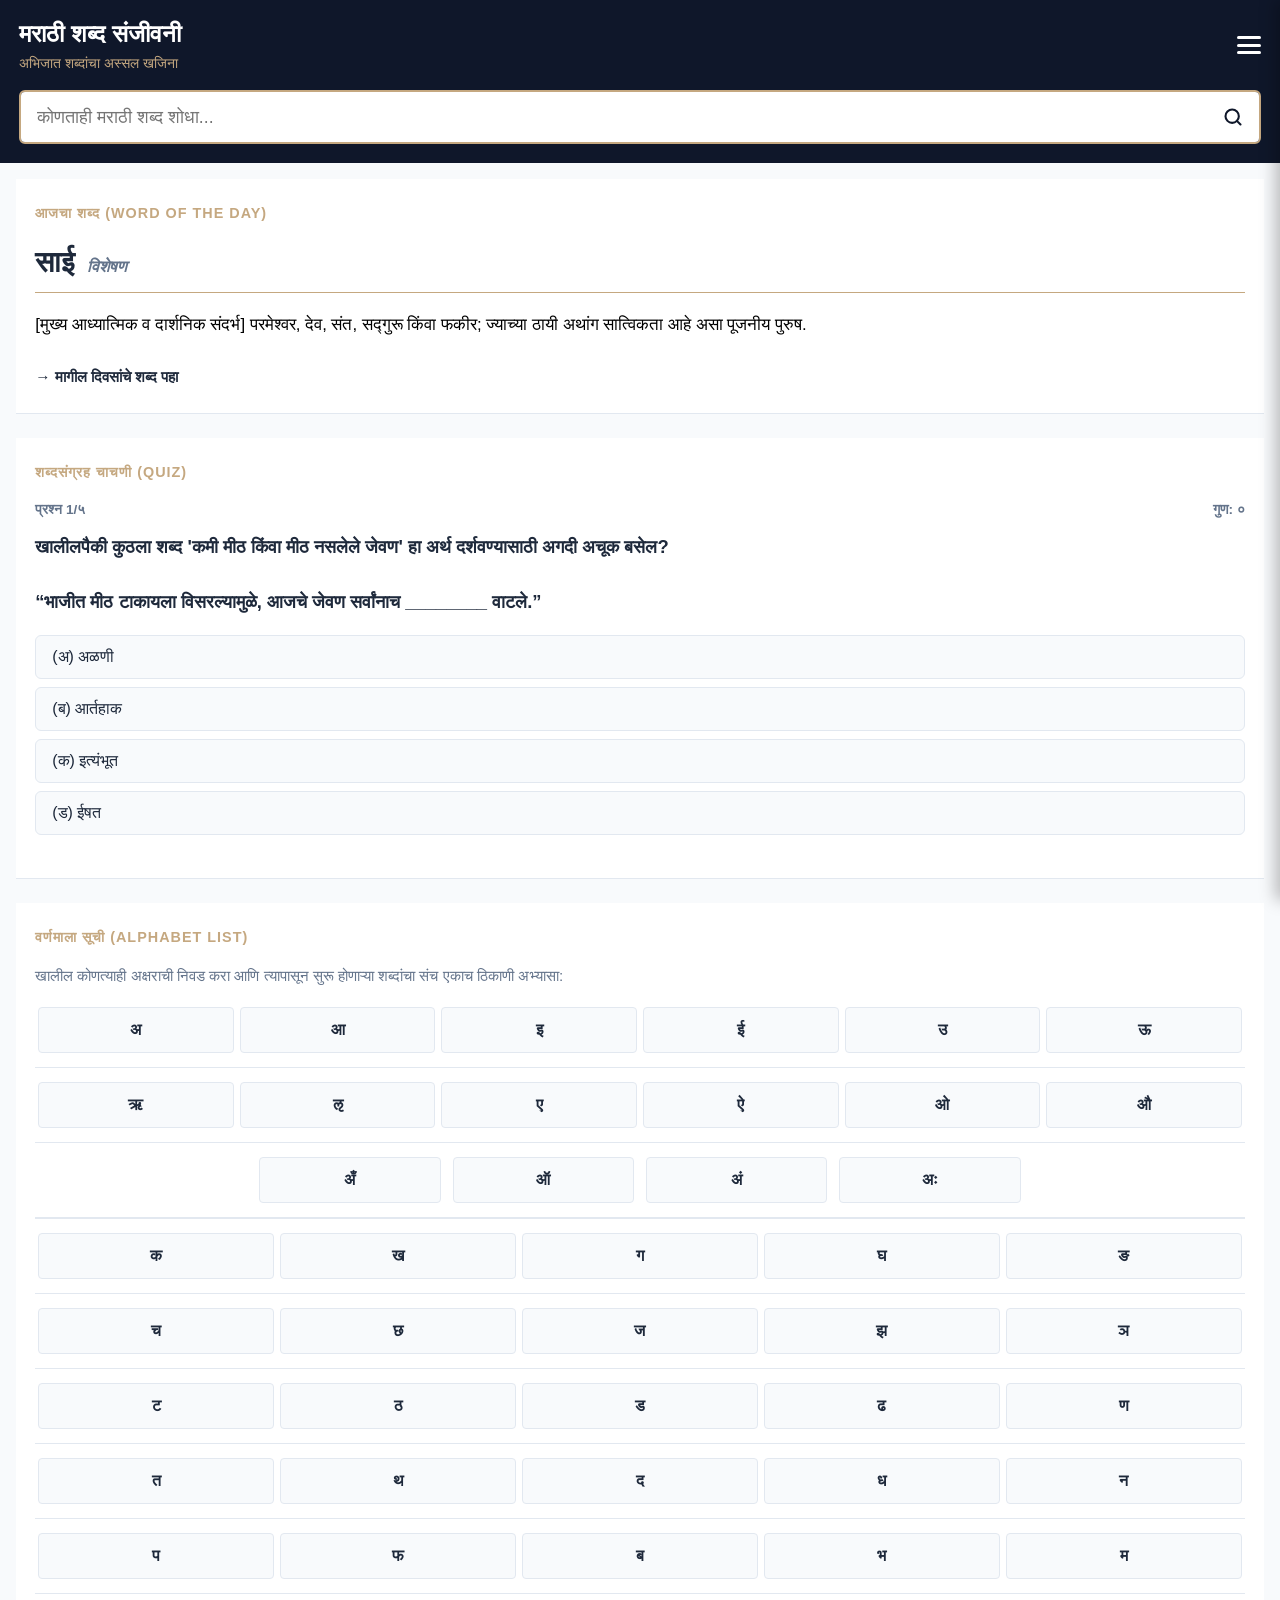
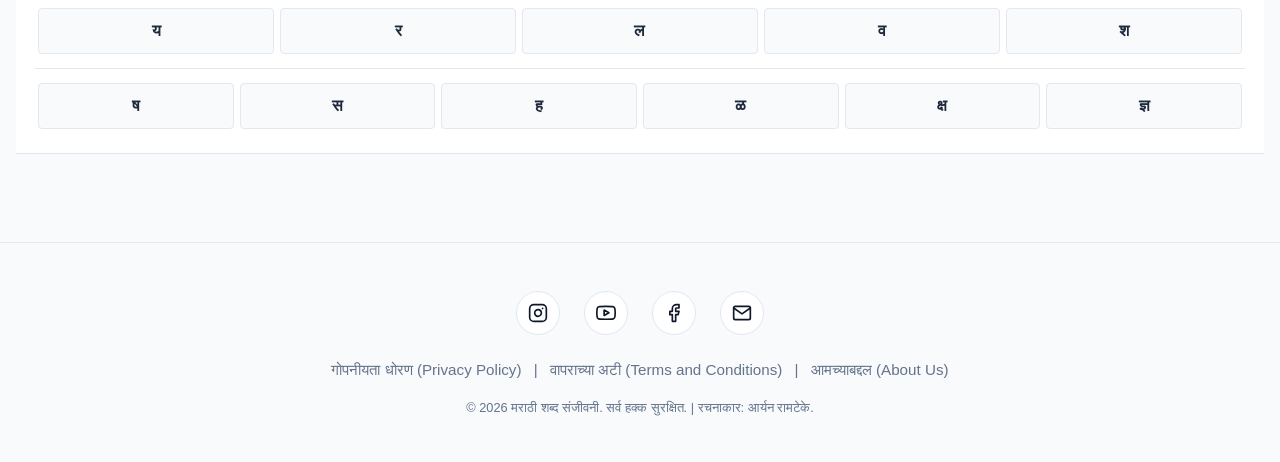
<file: index.html>
<!DOCTYPE html>
<html lang="mr">
<head>
    <meta charset="UTF-8">
    <meta name="viewport" content="width=device-width, initial-scale=1.0">
    <title>मराठी शब्द संजीवनी - प्रगत डिजिटल शब्दकोश</title>
    <link rel="stylesheet" href="style.css">

    <meta name="google-adsense-account" content="ca-pub-9741146208155381">

    <script async src="https://pagead2.googlesyndication.com/pagead/js/adsbygoogle.js?client=ca-pub-9741146208155381"
     crossorigin="anonymous"></script>

    <script>
        // 1. Initialize dataLayer
        window.dataLayer = window.dataLayer || [];
        function gtag(){dataLayer.push(arguments);}
        gtag('js', new Date());

        // 2. Set Default Consent to "denied" (Legal Compliance)
        gtag('consent', 'default', {
            'ad_storage': 'denied',
            'ad_user_data': 'denied',
            'ad_personalization': 'denied',
            'analytics_storage': 'denied'
        });

        const host = window.location.hostname;

        // 3. Dynamic CookieYes Banner Loading
        const cookieYesScript = document.createElement('script');
        cookieYesScript.id = "cookieyes";
        cookieYesScript.type = "text/javascript";
        
        // Define your IDs
        const comID = "8163ab5cfeb10088fa6a4f72"; 
        const inID = "8f009cce8a1f82400d6bf60ec172eb58"; 
        
        // Assign the correct script based on the domain
        cookieYesScript.src = host.includes('.com') 
            ? `https://cdn-cookieyes.com/client_data/${comID}/script.js` 
            : `https://cdn-cookieyes.com/client_data/${inID}/script.js`;
        document.head.appendChild(cookieYesScript);

        // 4. Dynamic Gtag Configuration
        const measurementId = host.includes('.com') ? 'G-B5VDJRLQKT' : 'G-SGTHWQP85Q';
        const gTagScript = document.createElement('script');
        gTagScript.async = true;
        gTagScript.src = `https://www.googletagmanager.com/gtag/js?id=${measurementId}`;
        document.head.appendChild(gTagScript);
        
        gtag('config', measurementId);
    </script>
</head>
<body>

    <header class="oxford-header">
        <div class="header-top">
            <div id="siteBrandGroup" style="cursor: pointer;">
                <h1 class="site-title">मराठी शब्द संजीवनी</h1>
                <p class="site-tagline">अभिजात शब्दांचा अस्सल खजिना</p>
            </div>
            <button class="menu-toggle" id="menuBtn" aria-label="मुख्य मेनू">
                <span class="bar"></span>
                <span class="bar"></span>
                <span class="bar"></span>
            </button>
        </div>

        <div class="search-container-box">
            <div class="search-wrapper">
                <input type="text" id="searchBar" placeholder="कोणताही मराठी शब्द शोधा...">
                <span class="search-icon-holder">
                    <svg viewBox="0 0 24 24" fill="none" stroke="currentColor" stroke-width="2.5" stroke-linecap="round" stroke-linejoin="round">
                        <circle cx="11" cy="11" r="8"></circle>
                        <line x1="21" y1="21" x2="16.65" y2="16.65"></line>
                    </svg>
                </span>
            </div>
            <div id="searchDropdown" style="display: none;"></div>
        </div>
    </header>

    <div class="menu-overlay" id="menuOverlay"></div>

    <nav class="side-nav" id="sideNav">
        <ul>
            <li><a href="#" id="navHome">मुख्य पृष्ठ (Home)</a></li>
            <li><a href="#" id="navAlphabet">वर्णमाला सूची (Alphabet List)</a></li>
            <li><a href="#" id="navWotd">आजचा शब्द (Word of the Day)</a></li>
            <li><a href="#" id="navQuiz">शब्दसंग्रह चाचणी (Quiz)</a></li>
            <li><a href="#" id="navPrivacy">गोपनीयता धोरण (Privacy Policy)</a></li>
            <li><a href="#" id="navTerms">वापराच्या अटी (Terms and Conditions)</a></li>
            <li><a href="#" id="navAbout">आमच्याबद्दल (About Us)</a></li>
        </ul>
    </nav>

    <main class="main-layout" id="entryContainer">
        <div id="homepageDefault">
            
            <section class="word-entry" id="wordOfTheDaySection">
                <div class="section-title-badge">आजचा शब्द (Word of the Day)</div>
                <div class="entry-header" style="border-bottom: 1.5px solid var(--accent-gold);">
                    <h2 class="headword" id="wotdLink" style="font-size: 1.8rem; cursor: pointer; color: #1e293b;">अळणी</h2>
                    <span class="pos">विशेषण</span>
                </div>
                <p class="definition-text" id="wotdDefinition" style="font-size: 1.05rem; margin-bottom: 0.8rem;">
                    [खाद्यपदार्थांविषयी] ज्या जेवणात किंवा पदार्थात मीठ घातलेले नाही किंवा मिठाचे प्रमाण अत्यंत कमी आहे असा पदार्थ.
                </p>
                <a href="#" id="viewAllWotdLink" class="section-redirect-link">→ मागील दिवसांचे शब्द पहा</a>
            </section>

            <section class="word-entry" id="quizSection">
                <div class="quiz-card">
                    <div class="quiz-header">
                        <span id="quizProgress">प्रश्न १/५</span>
                        <span id="quizScore">गुण: ०</span>
                    </div>
                    <div class="quiz-question" id="quizQuestionBox">लोड होत आहे...</div>
                    <div class="quiz-options-stack" id="quizOptionsContainer"></div>
                    <div class="quiz-action-footer" id="quizActionWrapper"></div>
                </div>
            </section>

            <section class="word-entry" id="alphabetSection">
                <div class="section-title-badge">वर्णमाला सूची (Alphabet List)</div>
                <p class="section-intro-text">खालील कोणत्याही अक्षराची निवड करा आणि त्यापासून सुरू होणाऱ्या शब्दांचा संच एकाच ठिकाणी अभ्यासा:</p>
                
                <div class="alphabet-container">
                    <div class="alphabet-row"><span>अ</span><span>आ</span><span>इ</span><span>ई</span><span>उ</span><span>ऊ</span></div>
                    <hr class="grid-divider">
                    <div class="alphabet-row"><span>ऋ</span><span>ऌ</span><span>ए</span><span>ऐ</span><span>ओ</span><span>औ</span></div>
                    <hr class="grid-divider">
                    <div class="alphabet-row" style="justify-content: center; gap: 6px;"><span style="flex: initial; width: 15%;">अँ</span><span style="flex: initial; width: 15%;">ऑ</span><span style="flex: initial; width: 15%;">अं</span><span style="flex: initial; width: 15%;">अः</span></div>
                    
                    <hr class="grid-divider" style="border-top: 2px solid var(--border-light);">
                    
                    <div class="alphabet-row"><span>क</span><span>ख</span><span>ग</span><span>घ</span><span>ङ</span></div>
                    <hr class="grid-divider">
                    <div class="alphabet-row"><span>च</span><span>छ</span><span>ज</span><span>झ</span><span>ञ</span></div>
                    <hr class="grid-divider">
                    <div class="alphabet-row"><span>ट</span><span>ठ</span><span>ड</span><span>ढ</span><span>ण</span></div>
                    <hr class="grid-divider">
                    <div class="alphabet-row"><span>त</span><span>थ</span><span>द</span><span>ध</span><span>न</span></div>
                    <hr class="grid-divider">
                    <div class="alphabet-row"><span>प</span><span>फ</span><span>ब</span><span>भ</span><span>म</span></div>
                    <hr class="grid-divider">
                    <div class="alphabet-row"><span>य</span><span>र</span><span>ल</span><span>व</span><span>श</span></div>
                    
                    <hr class="grid-divider">
                    
                    <div class="alphabet-row"><span>ष</span><span>स</span><span>ह</span><span>ळ</span><span>क्ष</span><span>ज्ञ</span></div>
                </div>
            </section>

        </div>
    </main>
    <footer class="oxford-footer">
        <div class="social-links">
            <a href="https://www.instagram.com/marathi.shabda.sanjivani" target="_blank" class="social-icon-btn" aria-label="Instagram">
                <svg viewBox="0 0 24 24" fill="none" stroke="currentColor" stroke-width="2" stroke-linecap="round" stroke-linejoin="round"><rect x="2" y="2" width="20" height="20" rx="5" ry="5"></rect><path d="M16 11.37A4 4 0 1 1 12.63 8 4 4 0 0 1 16 11.37z"></path><line x1="17.5" y1="6.5" x2="17.51" y2="6.5"></line></svg>
            </a>
            <a href="https://youtube.com/@marathi.shabda.sanjivani" target="_blank" class="social-icon-btn" aria-label="YouTube">
                <svg viewBox="0 0 24 24" fill="none" stroke="currentColor" stroke-width="2" stroke-linecap="round" stroke-linejoin="round"><path d="M22.54 6.42a2.78 2.78 0 0 0-1.94-2C18.88 4 12 4 12 4s-6.88 0-8.6.46a2.78 2.78 0 0 0-1.94 2A29 29 0 0 0 1 11.75a29 29 0 0 0 .46 5.33A2.78 2.78 0 0 0 3.4 19c1.72.46 8.6.46 8.6.46s6.88 0 8.6-.46a2.78 2.78 0 0 0 1.94-2 29 29 0 0 0 .46-5.25 29 29 0 0 0-.46-5.33z"></path><polygon points="9.75 15.02 15.5 11.75 9.75 8.48 9.75 15.02"></polygon></svg>
            </a>
            <a href="https://www.facebook.com/share/14hx2gaJ8iF/" target="_blank" class="social-icon-btn" aria-label="Facebook">
                <svg viewBox="0 0 24 24" fill="none" stroke="currentColor" stroke-width="2" stroke-linecap="round" stroke-linejoin="round"><path d="M18 2h-3a5 5 0 0 0-5 5v3H7v4h3v8h4v-8h3l1-4h-4V7a1 1 0 0 1 1-1h3z"></path></svg>
            </a>
            <a href="mailto:marathi.shabda.sanjivani@gmail.com" class="social-icon-btn" aria-label="Email Contact">
                <svg viewBox="0 0 24 24" fill="none" stroke="currentColor" stroke-width="2" stroke-linecap="round" stroke-linejoin="round"><path d="M4 4h16c1.1 0 2 .9 2 2v12c0 1.1-.9 2-2 2H4c-1.1 0-2-.9-2-2V6c0-1.1.9-2 2-2z"></path><polyline points="22,6 12,13 2,6"></polyline></svg>
            </a>
        </div>
        
        <div class="footer-links">
            <a href="#" id="footerPrivacy">गोपनीयता धोरण (Privacy Policy)</a> | 
            <a href="#" id="footerTerms">वापराच्या अटी (Terms and Conditions)</a> | 
            <a href="#" id="footerAbout">आमच्याबद्दल (About Us)</a>
        </div>
        <p class="footer-credit">© 2026 मराठी शब्द संजीवनी. सर्व हक्क सुरक्षित. | रचनाकार: आर्यन रामटेके.</p>
    </footer>
    <script src="script.js"></script>
</body>
</html>
</file>
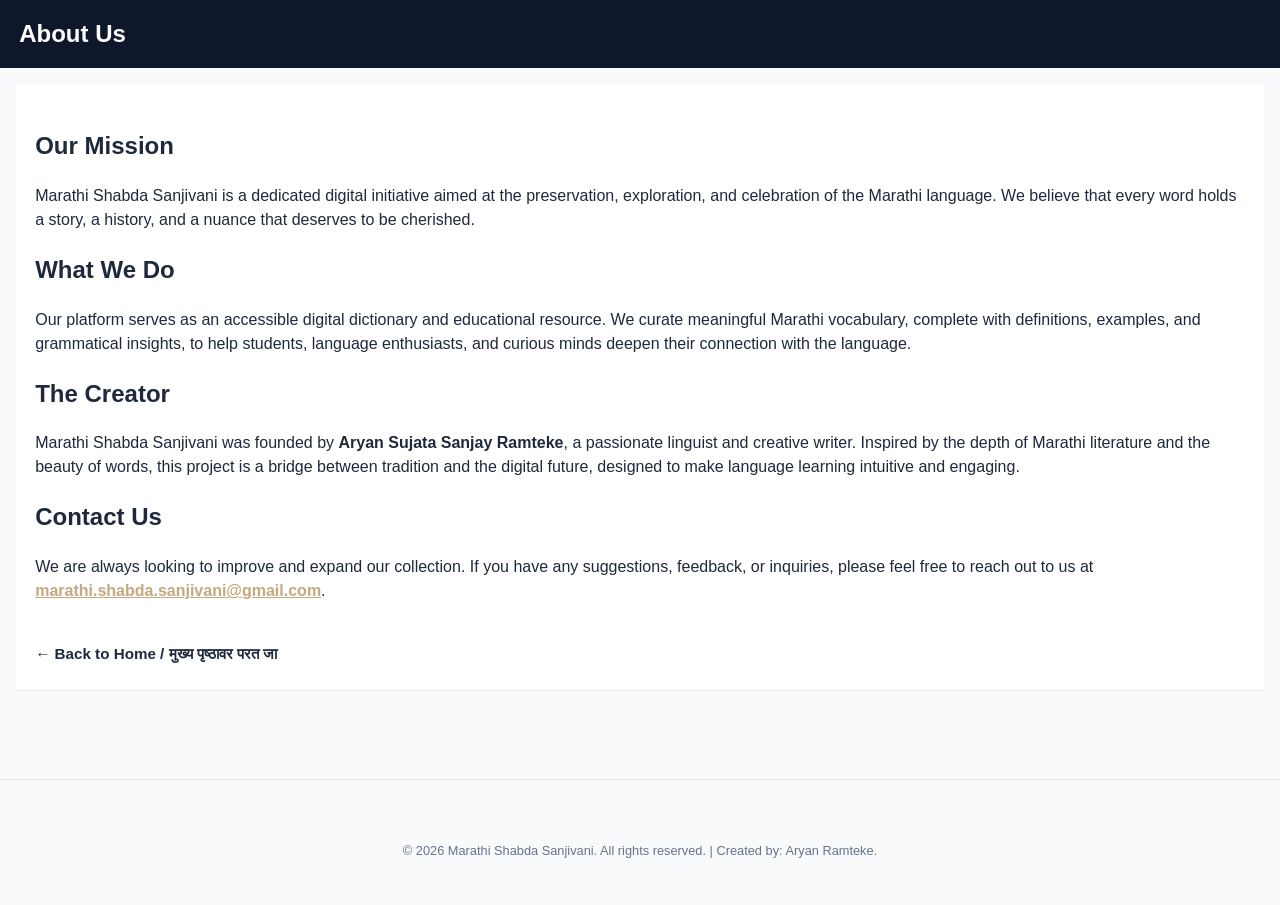
<file: about.html>
<!DOCTYPE html>
<html lang="en">
<head>
    <meta charset="UTF-8">
    <meta name="viewport" content="width=device-width, initial-scale=1.0">
    <title>About Us - Marathi Shabda Sanjivani</title>
    <link rel="stylesheet" href="style.css">
</head>
<body>

    <header class="oxford-header">
        <div class="header-top">
            <h1 class="site-title">About Us</h1>
        </div>
    </header>

    <main class="main-layout">
        <section class="word-entry">
            <h2>Our Mission</h2>
            <p>Marathi Shabda Sanjivani is a dedicated digital initiative aimed at the preservation, exploration, and celebration of the Marathi language. We believe that every word holds a story, a history, and a nuance that deserves to be cherished.</p>
            
            <h2>What We Do</h2>
            <p>Our platform serves as an accessible digital dictionary and educational resource. We curate meaningful Marathi vocabulary, complete with definitions, examples, and grammatical insights, to help students, language enthusiasts, and curious minds deepen their connection with the language.</p>
            
            <h2>The Creator</h2>
            <p>Marathi Shabda Sanjivani was founded by <strong>Aryan Sujata Sanjay Ramteke</strong>, a passionate linguist and creative writer. Inspired by the depth of Marathi literature and the beauty of words, this project is a bridge between tradition and the digital future, designed to make language learning intuitive and engaging.</p>
            
            <h2>Contact Us</h2>
            <p>We are always looking to improve and expand our collection. If you have any suggestions, feedback, or inquiries, please feel free to reach out to us at <a href="mailto:marathi.shabda.sanjivani@gmail.com" style="color: var(--accent-gold); font-weight: bold;">marathi.shabda.sanjivani@gmail.com</a>.</p>
            
            <a href="index.html" class="section-redirect-link" style="margin-top: 1.5rem;">← Back to Home / मुख्य पृष्ठावर परत जा</a>
        </section>
    </main>

    <footer class="oxford-footer">
        <p class="footer-credit">© 2026 Marathi Shabda Sanjivani. All rights reserved. | Created by: Aryan Ramteke.</p>
    </footer>
</body>
</html>
</file>
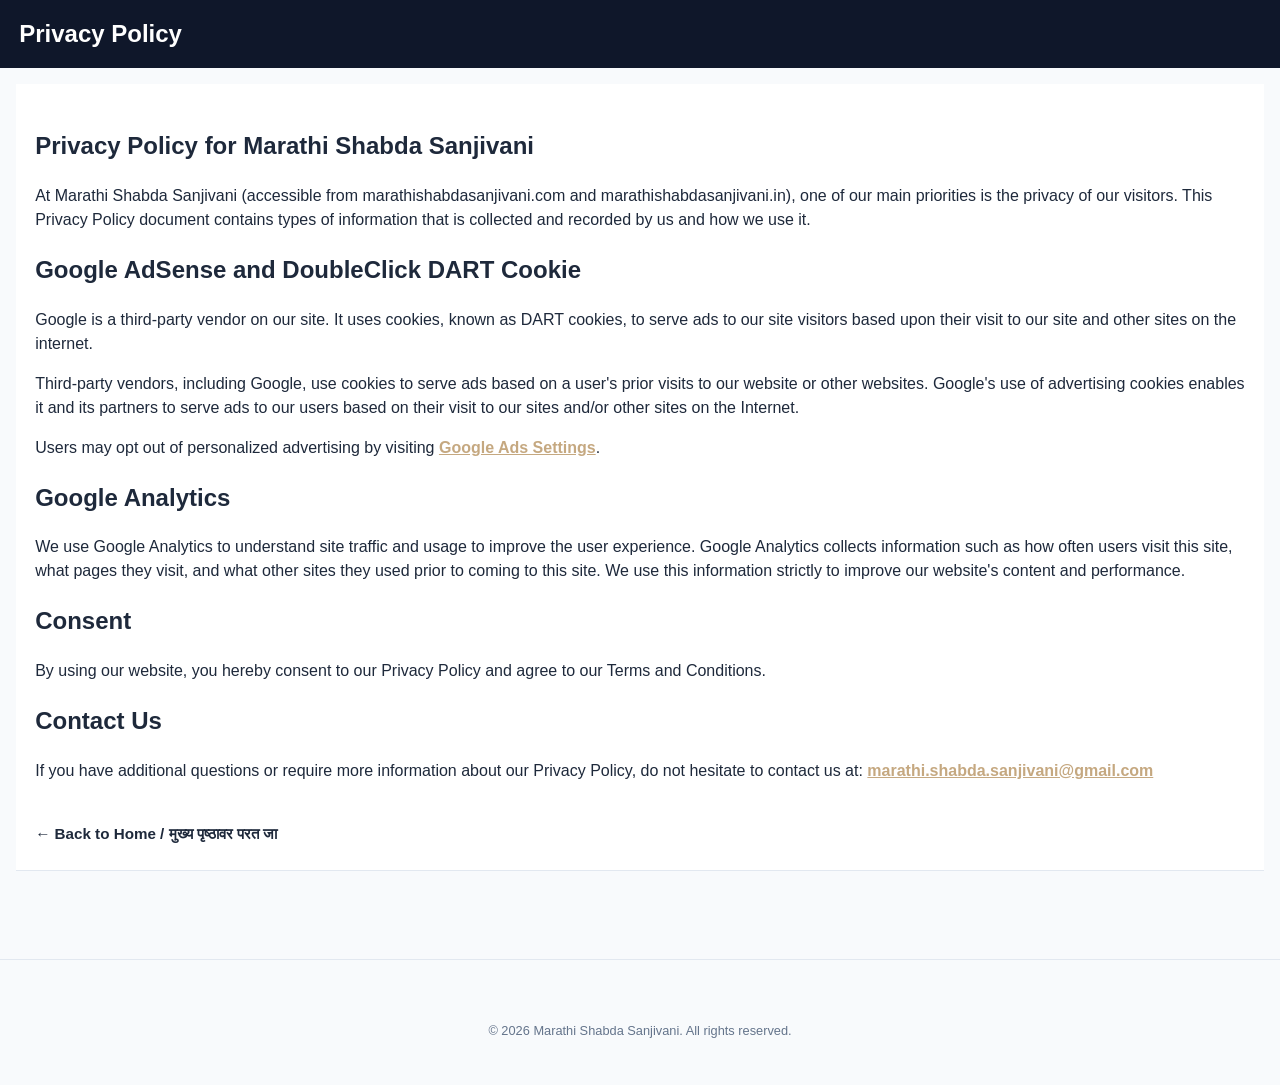
<file: privacy.html>
<!DOCTYPE html>
<html lang="mr">
<head>
    <meta charset="UTF-8">
    <meta name="viewport" content="width=device-width, initial-scale=1.0">
    <title>Privacy Policy - Marathi Shabda Sanjivani</title>
    <link rel="stylesheet" href="style.css">
</head>
<body>

    <header class="oxford-header">
        <div class="header-top">
            <h1 class="site-title">Privacy Policy</h1>
        </div>
    </header>

    <main class="main-layout">
        <section class="word-entry">
            <h2>Privacy Policy for Marathi Shabda Sanjivani</h2>
            <p>At Marathi Shabda Sanjivani (accessible from marathishabdasanjivani.com and marathishabdasanjivani.in), one of our main priorities is the privacy of our visitors. This Privacy Policy document contains types of information that is collected and recorded by us and how we use it.</p>
            
            <h2>Google AdSense and DoubleClick DART Cookie</h2>
            <p>Google is a third-party vendor on our site. It uses cookies, known as DART cookies, to serve ads to our site visitors based upon their visit to our site and other sites on the internet.</p>
            <p>Third-party vendors, including Google, use cookies to serve ads based on a user's prior visits to our website or other websites. Google's use of advertising cookies enables it and its partners to serve ads to our users based on their visit to our sites and/or other sites on the Internet.</p>
            <p>Users may opt out of personalized advertising by visiting <a href="https://myadcenter.google.com/" target="_blank" style="color: var(--accent-gold); font-weight: bold;">Google Ads Settings</a>.</p>

            <h2>Google Analytics</h2>
            <p>We use Google Analytics to understand site traffic and usage to improve the user experience. Google Analytics collects information such as how often users visit this site, what pages they visit, and what other sites they used prior to coming to this site. We use this information strictly to improve our website's content and performance.</p>

            <h2>Consent</h2>
            <p>By using our website, you hereby consent to our Privacy Policy and agree to our Terms and Conditions.</p>

            <h2>Contact Us</h2>
            <p>If you have additional questions or require more information about our Privacy Policy, do not hesitate to contact us at: <a href="mailto:marathi.shabda.sanjivani@gmail.com" style="color: var(--accent-gold); font-weight: bold;">marathi.shabda.sanjivani@gmail.com</a></p>
            
            <a href="index.html" class="section-redirect-link" style="margin-top: 1.5rem;">← Back to Home / मुख्य पृष्ठावर परत जा</a>
        </section>
    </main>

    <footer class="oxford-footer">
        <p class="footer-credit">© 2026 Marathi Shabda Sanjivani. All rights reserved.</p>
    </footer>
</body>
</html>
</file>
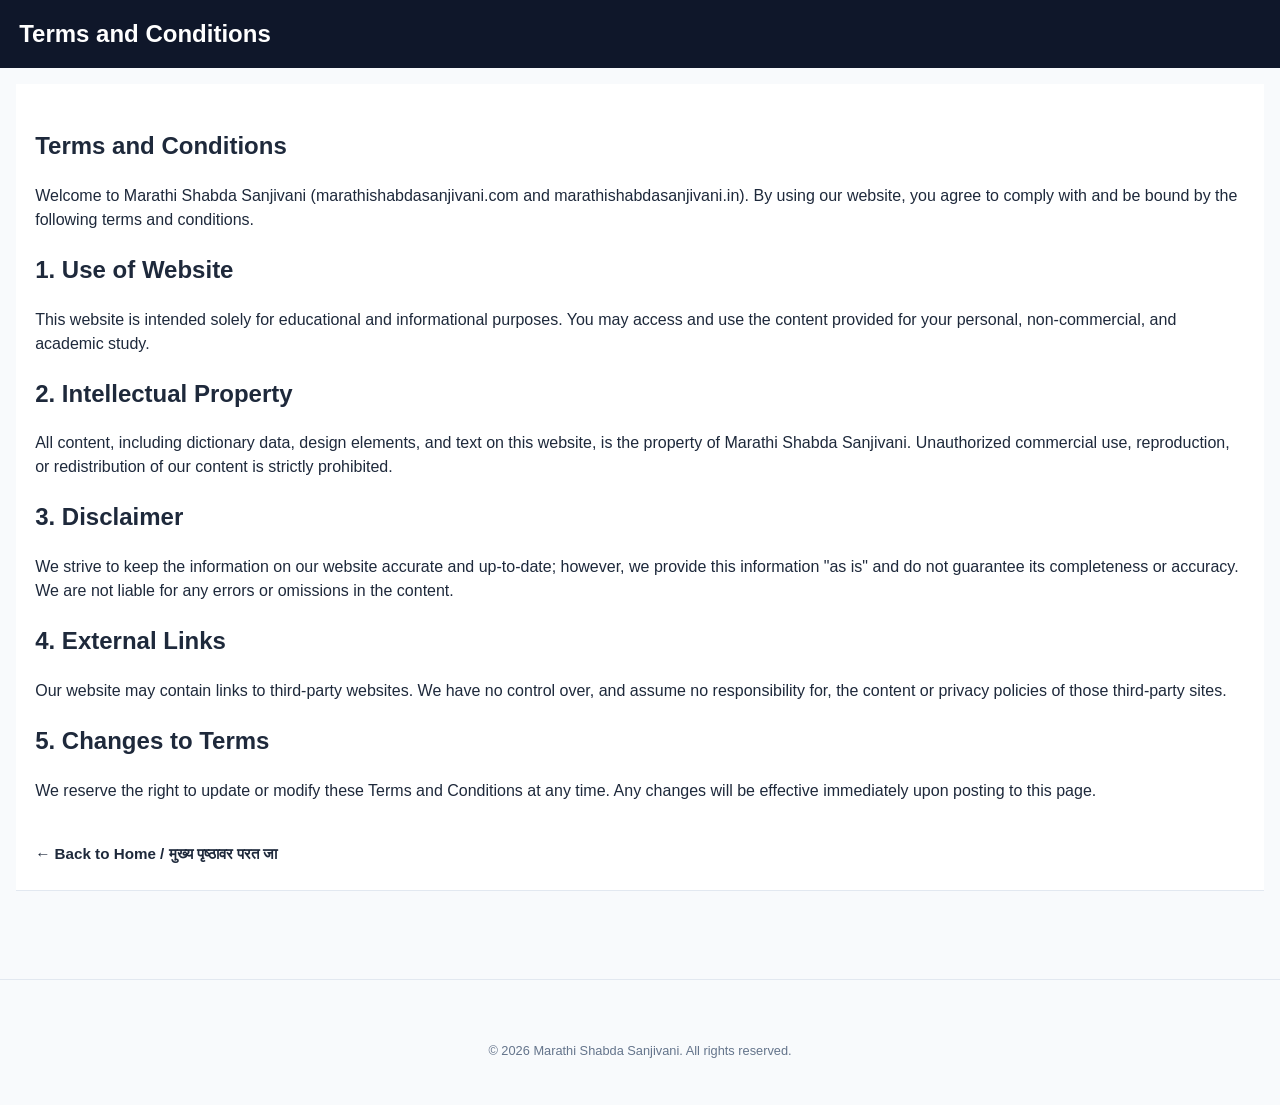
<file: terms.html>
<!DOCTYPE html>
<html lang="en">
<head>
    <meta charset="UTF-8">
    <meta name="viewport" content="width=device-width, initial-scale=1.0">
    <title>Terms and Conditions - Marathi Shabda Sanjivani</title>
    <link rel="stylesheet" href="style.css">
</head>
<body>

    <header class="oxford-header">
        <div class="header-top">
            <h1 class="site-title">Terms and Conditions</h1>
        </div>
    </header>

    <main class="main-layout">
        <section class="word-entry">
            <h2>Terms and Conditions</h2>
            <p>Welcome to Marathi Shabda Sanjivani (marathishabdasanjivani.com and marathishabdasanjivani.in). By using our website, you agree to comply with and be bound by the following terms and conditions.</p>
            
            <h2>1. Use of Website</h2>
            <p>This website is intended solely for educational and informational purposes. You may access and use the content provided for your personal, non-commercial, and academic study.</p>
            
            <h2>2. Intellectual Property</h2>
            <p>All content, including dictionary data, design elements, and text on this website, is the property of Marathi Shabda Sanjivani. Unauthorized commercial use, reproduction, or redistribution of our content is strictly prohibited.</p>
            
            <h2>3. Disclaimer</h2>
            <p>We strive to keep the information on our website accurate and up-to-date; however, we provide this information "as is" and do not guarantee its completeness or accuracy. We are not liable for any errors or omissions in the content.</p>
            
            <h2>4. External Links</h2>
            <p>Our website may contain links to third-party websites. We have no control over, and assume no responsibility for, the content or privacy policies of those third-party sites.</p>
            
            <h2>5. Changes to Terms</h2>
            <p>We reserve the right to update or modify these Terms and Conditions at any time. Any changes will be effective immediately upon posting to this page.</p>
            
            <a href="index.html" class="section-redirect-link" style="margin-top: 1.5rem;">← Back to Home / मुख्य पृष्ठावर परत जा</a>
        </section>
    </main>

    <footer class="oxford-footer">
        <p class="footer-credit">© 2026 Marathi Shabda Sanjivani. All rights reserved.</p>
    </footer>
</body>
</html>
</file>
<file: style.css>
:root {
    --primary-dark: #0f172a;
    --accent-gold: #c5a880;
    --bg-canvas: #f8fafc;
    --text-primary: #1e293b;
    --text-muted: #64748b;
    --border-light: #e2e8f0;
}

* {
    box-sizing: border-box;
}

body {
    font-family: -apple-system, BlinkMacSystemFont, "Segoe UI", Roboto, sans-serif;
    margin: 0;
    padding: 0;
    background-color: var(--bg-canvas);
    color: var(--text-primary);
    line-height: 1.5;
}

/* Header Base Layout */
.oxford-header {
    background-color: var(--primary-dark);
    color: white;
    width: 100%;
}

.header-top {
    display: flex;
    justify-content: space-between;
    align-items: center;
    padding: 1rem 1.2rem;
}

.site-title {
    font-size: 1.5rem;
    margin: 0;
    font-weight: 700;
}

.site-tagline {
    font-size: 0.85rem;
    color: var(--accent-gold);
    margin: 2px 0 0 0;
}

/* Toggle Menu Bars Structure & Animation States */
.menu-toggle {
    background: none;
    border: none;
    cursor: pointer;
    display: flex;
    flex-direction: column;
    justify-content: space-between;
    height: 18px;
    width: 24px;
    padding: 0;
    z-index: 110;
}

.menu-toggle .bar {
    display: block;
    height: 3px;
    width: 100%;
    background-color: white;
    border-radius: 2px;
    transition: all 0.3s ease;
}

/* Transforms 3 lines into an "X" when open */
.menu-toggle.active .bar:nth-child(1) {
    transform: translateY(7.5px) rotate(45deg);
}
.menu-toggle.active .bar:nth-child(2) {
    opacity: 0;
}
.menu-toggle.active .bar:nth-child(3) {
    transform: translateY(-7.5px) rotate(-45deg);
}

/* Screen Dimming Background Overlay */
.menu-overlay {
    position: fixed;
    top: 0;
    left: 0;
    width: 100%;
    height: 100%;
    background-color: rgba(0, 0, 0, 0.4);
    backdrop-filter: blur(2px);
    z-index: 95;
    opacity: 0;
    pointer-events: none;
    transition: opacity 0.3s ease;
}

.menu-overlay.open {
    opacity: 1;
    pointer-events: auto;
}

/* Side Navigation Window Frame */
.side-nav {
    position: fixed;
    top: 0;
    right: -280px;
    width: 280px;
    height: 100%;
    background-color: var(--primary-dark);
    box-shadow: -5px 0 15px rgba(0,0,0,0.25);
    z-index: 100;
    transition: right 0.3s ease;
    padding-top: 5rem;
}

.side-nav.open {
    right: 0;
}

.side-nav ul {
    list-style: none;
    padding: 0;
    margin: 0;
}

.side-nav ul li a {
    display: block;
    color: white;
    padding: 1.2rem 2rem;
    text-decoration: none;
    font-size: 1.05rem;
    border-bottom: 1px solid #1e293b;
}

/* Brand New Eye-Catching Bordered Search Container Layout */
.search-container-box {
    padding: 0 1.2rem 1.2rem 1.2rem;
    position: relative;
}

.search-wrapper {
    position: relative;
    display: flex;
    align-items: center;
    width: 100%;
    background-color: white;
    border: 2.5px solid var(--accent-gold);
    border-radius: 6px;
    overflow: hidden;
}

.search-wrapper #searchBar {
    width: 100%;
    border: none;
    padding: 0.9rem 3.5rem 0.9rem 1rem;
    font-size: 1.1rem;
    outline: none;
    color: var(--text-primary);
}

.search-icon-holder {
    position: absolute;
    right: 1rem;
    display: flex;
    align-items: center;
    justify-content: center;
    color: var(--primary-dark);
    pointer-events: none;
}

.search-icon-holder svg {
    width: 20px;
    height: 20px;
}

/* Content Elements & Layout Configurations */
.main-layout {
    max-width: 100%;
    margin: 0 auto;
    padding: 1rem;
}

.word-entry {
    background: white;
    padding: 1.5rem 1.2rem;
    border-bottom: 1px solid var(--border-light);
    margin-bottom: 1.5rem;
}

.entry-header {
    display: flex;
    align-items: baseline;
    gap: 0.8rem;
    border-bottom: 2px solid var(--primary-dark);
    padding-bottom: 0.5rem;
    margin-bottom: 1.2rem;
}

.headword {
    font-size: 2.2rem;
    margin: 0;
    color: var(--primary-dark);
    font-weight: 700;
}

.pos {
    font-style: italic;
    color: var(--text-muted);
    font-size: 1rem;
    font-weight: 600;
}

.definitions-list {
    margin: 0;
    padding-left: 1.2rem;
}

.definitions-list li {
    font-size: 1.1rem;
    margin-bottom: 1.5rem;
    padding-left: 0.2rem;
}

.definition-text {
    display: block;
    margin-bottom: 0.6rem;
    color: #000000;
}

.example-item {
    color: #475569;
    border-left: 3px solid var(--accent-gold);
    padding-left: 0.8rem;
    font-style: italic;
    font-size: 1rem;
}

/* Modern Vector Social Buttons Formatting */
.oxford-footer {
    text-align: center;
    padding: 3rem 1rem 2rem 1rem;
    border-top: 1px solid var(--border-light);
    margin-top: 3rem;
}

.social-links {
    display: flex;
    justify-content: center;
    gap: 1.5rem;
    margin-bottom: 1.5rem;
}

.social-icon-btn {
    display: inline-flex;
    align-items: center;
    justify-content: center;
    width: 44px;
    height: 44px;
    color: var(--primary-dark);
    background-color: white;
    border: 1.5px solid var(--border-light);
    border-radius: 50%;
    transition: all 0.2s ease;
    text-decoration: none;
}

.social-icon-btn:hover, .social-icon-btn:active {
    color: white;
    background-color: var(--primary-dark);
    border-color: var(--primary-dark);
    transform: scale(1.05);
}

.social-icon-btn svg {
    width: 20px;
    height: 20px;
}

.footer-links {
    margin-bottom: 1rem;
    font-size: 0.95rem;
    color: var(--text-muted);
}

.footer-links a {
    color: var(--text-muted);
    text-decoration: none;
    margin: 0 0.5rem;
    transition: color 0.2s ease;
}

.footer-links a:hover, .footer-links a:active {
    color: var(--accent-gold);
}

.footer-credit {
    font-size: 0.8rem;
    color: var(--text-muted);
}

/* Dynamic Quiz Framework & Alphabet Spacings */
.section-title-badge {
    font-size: 0.9rem;
    font-weight: bold;
    color: var(--accent-gold);
    text-transform: uppercase;
    letter-spacing: 1px;
    margin-bottom: 1rem;
}

.section-redirect-link {
    display: inline-block;
    margin-top: 1rem;
    color: #1e293b;
    text-decoration: none;
    font-weight: 600;
    font-size: 0.95rem;
}

.section-intro-text {
    font-size: 0.95rem;
    color: var(--text-muted);
    margin-bottom: 1.2rem;
}

/* Grid Formats matching .word-entry sizes seamlessly */
.alphabet-container {
    display: flex;
    flex-direction: column;
    gap: 8px;
    margin-top: 1rem;
}

.alphabet-row {
    display: flex;
    justify-content: space-between;
    width: 100%;
}

.alphabet-row span {
    flex: 1;
    text-align: center;
    background-color: var(--bg-canvas);
    border: 1px solid var(--border-light);
    padding: 10px 0;
    font-size: 1rem;
    font-weight: bold;
    border-radius: 4px;
    margin: 0 3px;
    cursor: pointer;
    color: var(--text-primary);
}

.alphabet-row span:active {
    background-color: var(--primary-dark);
    color: white;
}

.grid-divider {
    border: 0;
    height: 1px;
    background: var(--border-light);
    margin: 6px 0;
}

/* Quiz Interface Layouts */
.quiz-card {
    background: transparent;
}

.quiz-header {
    display: flex;
    justify-content: space-between;
    font-size: 0.85rem;
    color: var(--text-muted);
    font-weight: bold;
    margin-bottom: 0.8rem;
}

.quiz-question {
    font-size: 1.15rem;
    font-weight: 600;
    margin-bottom: 1.2rem;
    color: var(--text-primary);
    white-space: pre-line;
}

.quiz-options-stack {
    display: flex;
    flex-direction: column;
    gap: 8px;
}

.quiz-opt-btn {
    width: 100%;
    text-align: left;
    padding: 12px 16px;
    background-color: var(--bg-canvas);
    border: 1.5px solid var(--border-light);
    border-radius: 6px;
    font-size: 1rem;
    cursor: pointer;
    color: var(--text-primary);
    transition: all 0.2s ease;
}

.quiz-opt-btn.correct-flash {
    background-color: #dcfce7 !important;
    border-color: #22c55e !important;
    color: #15803d !important;
    font-weight: bold;
}

.quiz-opt-btn.wrong-flash {
    background-color: #fee2e2 !important;
    border-color: #ef4444 !important;
    color: #b91c1c !important;
}

.quiz-action-footer {
    margin-top: 1.2rem;
    text-align: right;
}

.quiz-next-btn {
    background-color: var(--primary-dark);
    color: white;
    border: none;
    padding: 10px 20px;
    font-size: 0.95rem;
    border-radius: 4px;
    font-weight: 600;
    cursor: pointer;
}

/* Letter List View Layout Upgrades */
.entry-letter-title {
    font-size: 2.2rem !important;
    color: var(--primary-dark) !important;
    font-weight: 700 !important;
    border-bottom: 2px solid var(--primary-dark);
    padding-bottom: 0.5rem;
    margin-bottom: 1.5rem !important;
}

.letter-words-list-stack {
    display: flex;
    flex-direction: column;
    gap: 10px;
    margin-top: 1rem;
}

.letter-word-row-item {
    width: 100%;
    text-align: left;
    padding: 14px 18px;
    background-color: var(--bg-canvas);
    border: 1px solid var(--border-light);
    border-radius: 6px;
    font-size: 1.15rem;
    font-weight: 700;
    color: var(--text-primary);
    cursor: pointer;
    transition: all 0.2s ease;
}

.letter-word-row-item:hover, .letter-word-row-item:active {
    background-color: #f1f5f9;
    border-color: var(--accent-gold);
    padding-left: 22px;
}

/* Search Dropdown Panel Alignment Logic Fixes */
.search-dropdown-list {
    position: absolute;
    width: calc(100% - 2.4rem);
    left: 1.2rem;
    top: 100%;
    background: white;
    border: 2px solid var(--accent-gold);
    border-top: none;
    z-index: 999;
    max-height: 250px;
    overflow-y: auto;
    border-radius: 0 0 6px 6px;
    box-shadow: 0 4px 12px rgba(0, 0, 0, 0.1);
}

.dropdown-row-item {
    padding: 0.9rem 1.2rem;
    cursor: pointer;
    font-weight: 700;
    border-bottom: 1px solid var(--border-light);
    color: var(--primary-dark);
    text-align: left;
    font-size: 1.05rem;
    transition: background 0.2s ease;
}

.dropdown-row-item:hover, .dropdown-row-item:active {
    background-color: #f1f5f9;
    color: var(--text-primary);
}

.dropdown-row-item:last-child {
    border-bottom: none;
}
</file>
